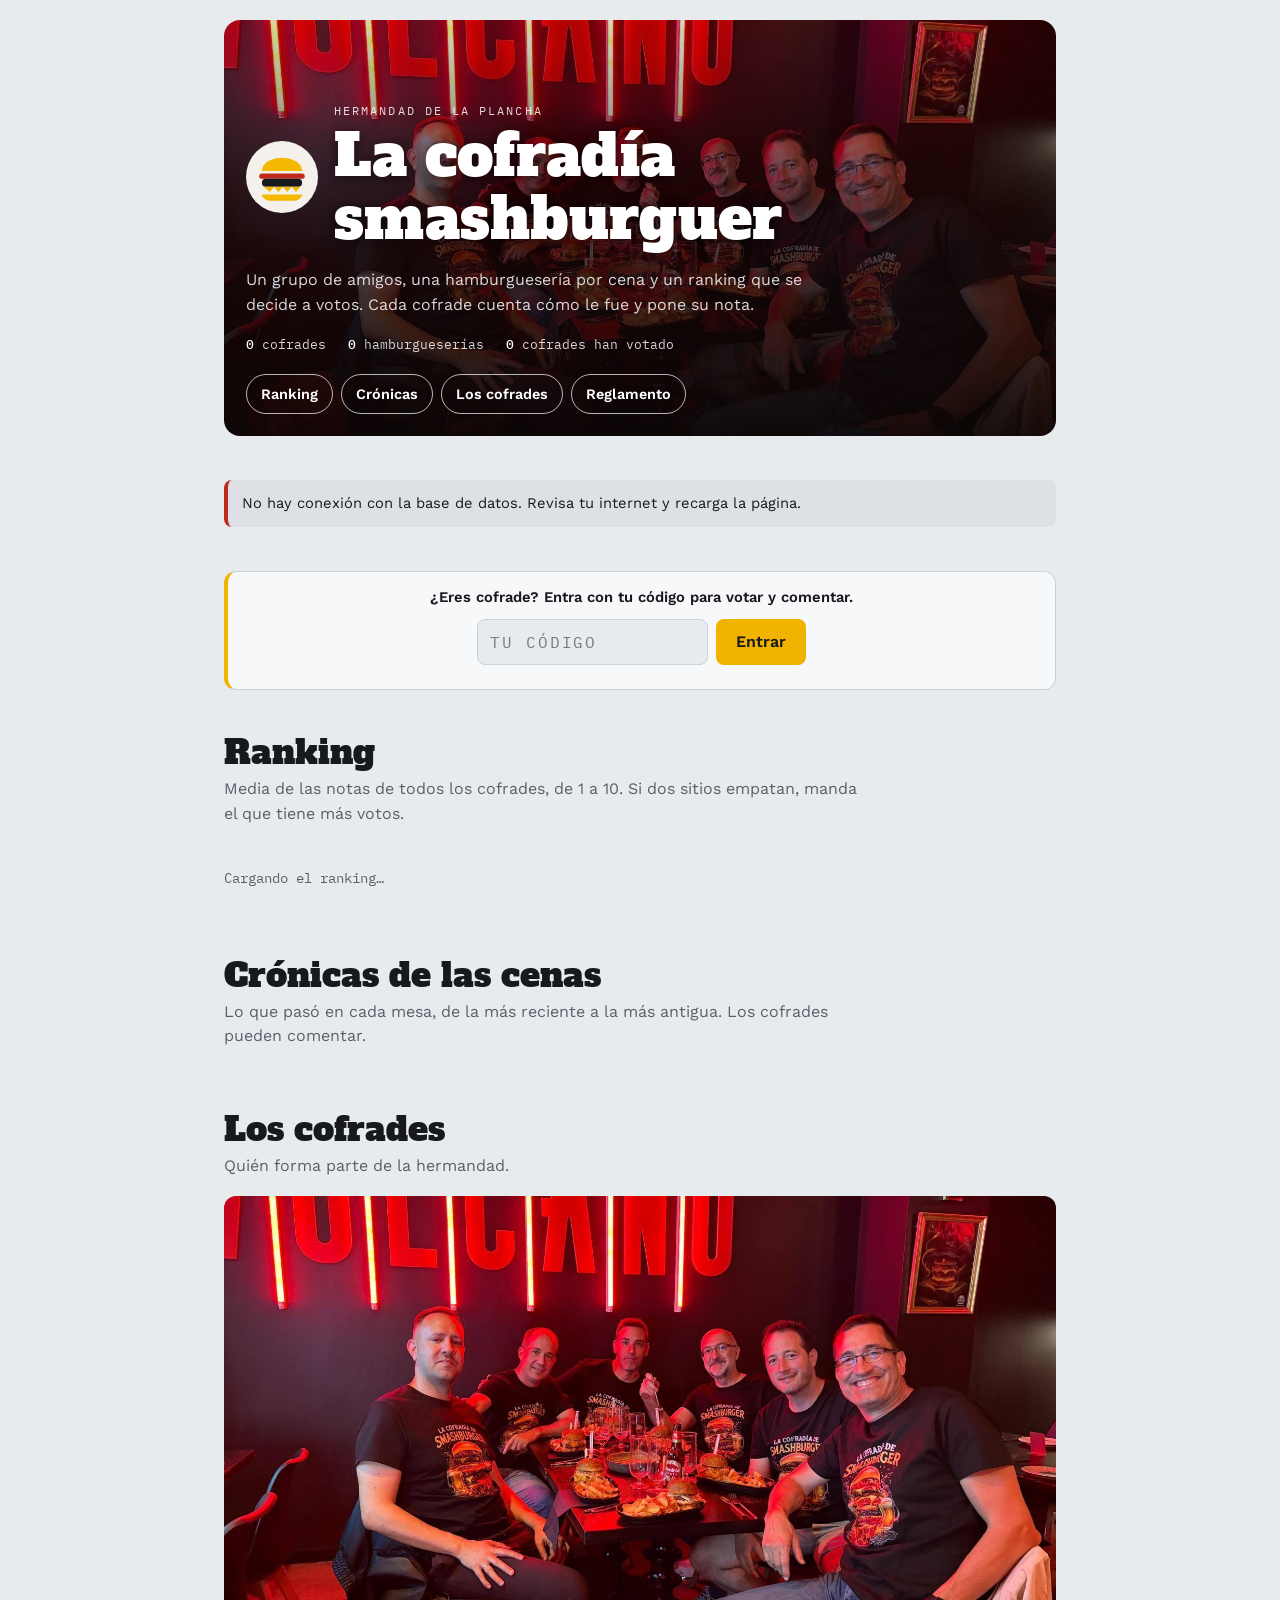
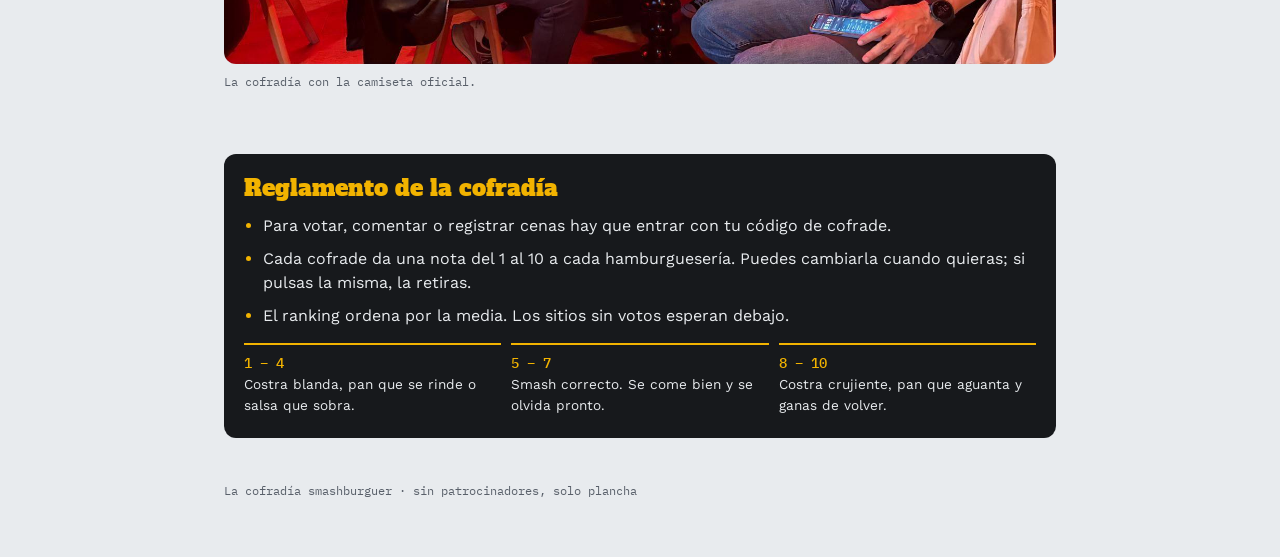
<file: index.html>
<!doctype html>
<html lang="es">
<head>
<meta charset="utf-8">
<meta name="viewport" content="width=device-width, initial-scale=1, viewport-fit=cover">
<title>La cofradía smashburguer</title>
<meta name="description" content="Ranking de hamburgueserías votado por los amigos de la cofradía, con las crónicas de cada cena.">
<link rel="preconnect" href="https://fonts.googleapis.com">
<link rel="preconnect" href="https://fonts.gstatic.com" crossorigin>
<link rel="stylesheet" href="https://fonts.googleapis.com/css2?family=Alfa+Slab+One&family=IBM+Plex+Mono:wght@400;500&family=Work+Sans:wght@400;500;600&display=swap">
<link rel="stylesheet" href="style.css">
</head>
<body>
<div class="wrap">
  <header class="hero">
    <div class="brand">
      <svg class="mark" viewBox="0 0 64 64" role="img" aria-label="Smashburguer apilada">
        <path d="M9 25a23 15 0 0 1 46 0z" style="fill:var(--accent)"/>
        <rect x="6" y="28" width="52" height="6" rx="3" style="fill:var(--hot)"/>
        <rect x="9" y="34" width="46" height="9" rx="4.5" style="fill:var(--ink)"/>
        <path d="M11 43h42l-5 6-5-6-5 6-5-6-5 6-5-6-5 6z" style="fill:var(--accent)"/>
        <path d="M9 52h46a0 0 0 0 1 0 0 8 8 0 0 1-8 7H17a8 8 0 0 1-8-7z" style="fill:var(--accent)"/>
      </svg>
      <h1><small>Hermandad de la plancha</small>La cofradía smashburguer</h1>
    </div>
    <p class="lede">Un grupo de amigos, una hamburguesería por cena y un ranking que se decide a votos. Cada cofrade cuenta cómo le fue y pone su nota.</p>
    <div class="stats" id="stats" aria-live="polite"></div>
    <nav class="jump" aria-label="Secciones">
      <a href="#ranking">Ranking</a>
      <a href="#cronicas">Crónicas</a>
      <a href="#cofrades">Los cofrades</a>
      <a href="#nueva" class="primary" id="navNueva" hidden>Registrar una cena</a>
      <a href="#reglamento">Reglamento</a>
    </nav>
  </header>

  <div class="banner" id="banner" hidden></div>

  <section class="session" id="session" aria-label="Tu sesión"></section>

  <section id="ranking" aria-labelledby="h-ranking">
    <div class="sec-head">
      <h2 id="h-ranking">Ranking</h2>
      <p>Media de las notas de todos los cofrades, de 1 a 10. Si dos sitios empatan, manda el que tiene más votos.</p>
    </div>
    <div id="rankingList"><p class="loading">Cargando el ranking…</p></div>
  </section>

  <section id="cronicas" aria-labelledby="h-cronicas">
    <div class="sec-head">
      <h2 id="h-cronicas">Crónicas de las cenas</h2>
      <p>Lo que pasó en cada mesa, de la más reciente a la más antigua. Los cofrades pueden comentar.</p>
    </div>
    <div id="cronicasList"></div>
  </section>

  <section id="cofrades" aria-labelledby="h-cofrades">
    <div class="sec-head">
      <h2 id="h-cofrades">Los cofrades</h2>
      <p>Quién forma parte de la hermandad.</p>
    </div>
    <figure class="group">
      <img src="cofradia.jpg" alt="Seis amigos de la cofradía sentados a una mesa con la camiseta oficial, con hamburguesas y patatas delante" loading="lazy">
      <figcaption>La cofradía con la camiseta oficial.</figcaption>
    </figure>
    <div id="codeBox" hidden></div>
    <div id="rosterList"></div>
    <form class="card" id="formCofrade" autocomplete="off" hidden>
      <div class="field full"><p class="label" id="cf-title">Nuevo cofrade</p></div>
      <div class="field full cf-photo">
        <div class="cf-avatar" id="cf-avatar" aria-hidden="true"><span>?</span></div>
        <div class="cf-photo-ctl">
          <label for="cf-foto">Foto</label>
          <input id="cf-foto" type="file" accept="image/*">
          <button class="linkbtn" type="button" id="cf-quitar" hidden>Quitar foto</button>
        </div>
      </div>
      <div class="field full">
        <label for="cf-nombre">Nombre de cofrade</label>
        <input id="cf-nombre" name="cfnombre" maxlength="40" required placeholder="Cómo le llaman en la mesa">
      </div>
      <div class="field full">
        <label for="cf-desc">Descripción</label>
        <textarea id="cf-desc" name="cfdesc" maxlength="200" style="min-height: 90px" placeholder="Una frase corta: su hamburguesa ideal, su manía, su lema…"></textarea>
      </div>
      <div class="form-foot">
        <button class="btn" type="submit" id="cf-enviar">Añadir cofrade</button>
        <button class="linkbtn" type="button" id="cf-cancel" hidden>Cancelar edición</button>
      </div>
    </form>
  </section>

  <section id="nueva" aria-labelledby="h-nueva" hidden>
    <div class="sec-head">
      <h2 id="h-nueva">Registrar una cena</h2>
      <p id="nueva-sub">Añade la hamburguesería y cuenta cómo fue. Después podréis votarla todos.</p>
    </div>
    <form class="card" id="formCena" autocomplete="off">
      <div class="field full">
        <label for="f-nombre">Hamburguesería</label>
        <input id="f-nombre" name="nombre" maxlength="80" required placeholder="Nombre del sitio">
      </div>
      <div class="field">
        <label for="f-zona">Barrio o ciudad</label>
        <input id="f-zona" name="zona" maxlength="80" placeholder="Dónde está">
      </div>
      <div class="field">
        <label for="f-fecha">Fecha de la cena</label>
        <input id="f-fecha" name="fecha" type="date" required>
      </div>
      <div class="field">
        <label for="f-precio">Precio por cabeza (€)</label>
        <input id="f-precio" name="precio" type="number" min="0" max="500" step="0.5" inputmode="decimal" placeholder="Opcional">
      </div>
      <div class="field full">
        <label for="f-cronica">Crónica</label>
        <textarea id="f-cronica" name="cronica" maxlength="3000" placeholder="La costra, el pan, la salsa, el servicio, la sobremesa…"></textarea>
      </div>
      <div class="field full" id="fotosField">
        <label for="f-fotos">Fotos (hasta 6)</label>
        <input id="f-fotos" type="file" accept="image/*" multiple>
        <div class="previews" id="previews"></div>
        <p class="hint">Se reducen solas antes de subirlas.</p>
      </div>
      <div class="form-foot">
        <button class="btn" type="submit" id="f-enviar">Guardar cena</button>
        <button class="linkbtn" type="button" id="f-cancel" hidden>Cancelar edición</button>
        <span id="status" role="status"></span>
      </div>
    </form>
  </section>

  <section id="reglamento" class="rules" aria-labelledby="h-reglamento">
    <h2 id="h-reglamento">Reglamento de la cofradía</h2>
    <ul>
      <li>Para votar, comentar o registrar cenas hay que entrar con tu código de cofrade.</li>
      <li>Cada cofrade da una nota del 1 al 10 a cada hamburguesería. Puedes cambiarla cuando quieras; si pulsas la misma, la retiras.</li>
      <li>El ranking ordena por la media. Los sitios sin votos esperan debajo.</li>
    </ul>
    <div class="scale">
      <div><b>1 – 4</b>Costra blanda, pan que se rinde o salsa que sobra.</div>
      <div><b>5 – 7</b>Smash correcto. Se come bien y se olvida pronto.</div>
      <div><b>8 – 10</b>Costra crujiente, pan que aguanta y ganas de volver.</div>
    </div>
  </section>

  <footer>La cofradía smashburguer · sin patrocinadores, solo plancha</footer>
</div>

<input type="file" id="sharedFile" accept="image/*" multiple hidden>
<div id="lb" role="dialog" aria-modal="true" aria-label="Foto ampliada" hidden>
  <img id="lbImg" alt="">
  <p id="lbCap"></p>
  <div class="lb-bar">
    <button type="button" id="lbClose">Cerrar</button>
    <button type="button" id="lbDel" hidden>Borrar foto</button>
  </div>
</div>
<div id="toast" role="status" hidden></div>

<script src="config.js"></script>
<script src="app.js"></script>
</body>
</html>
</file>
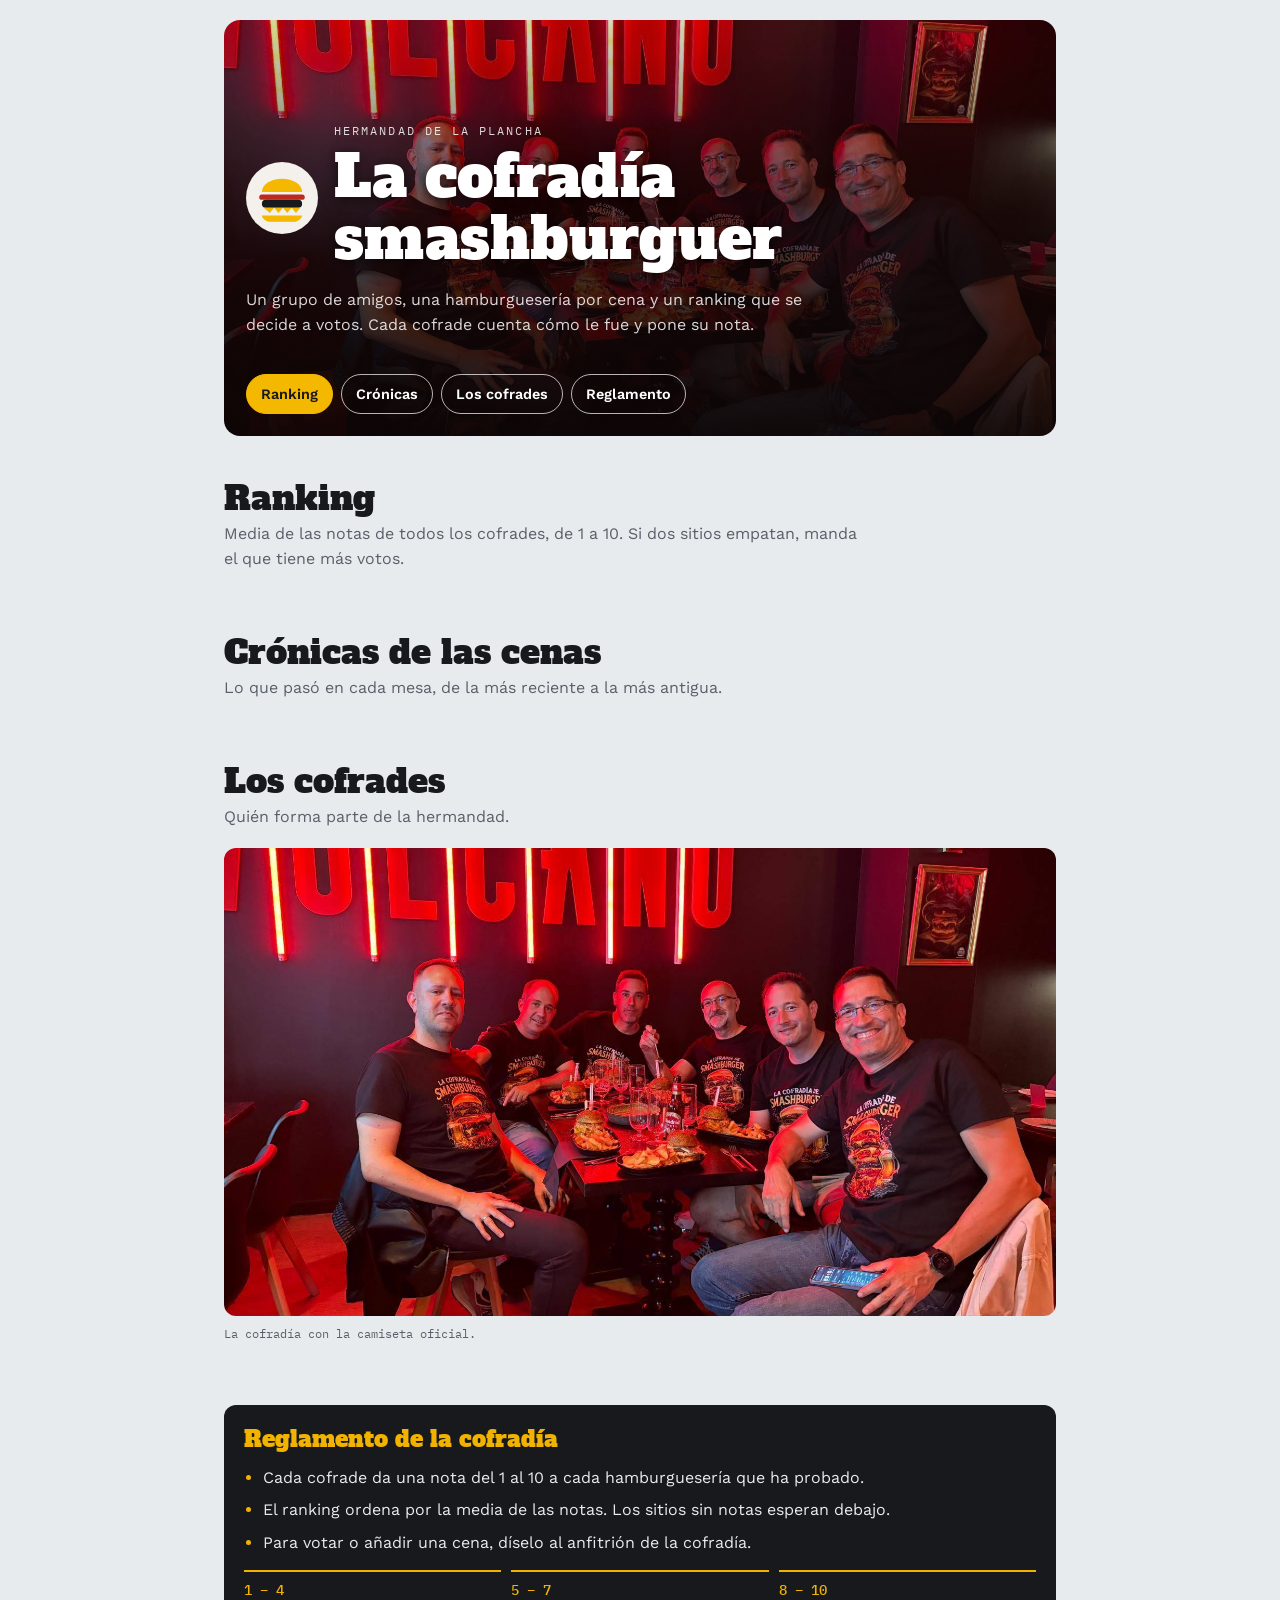
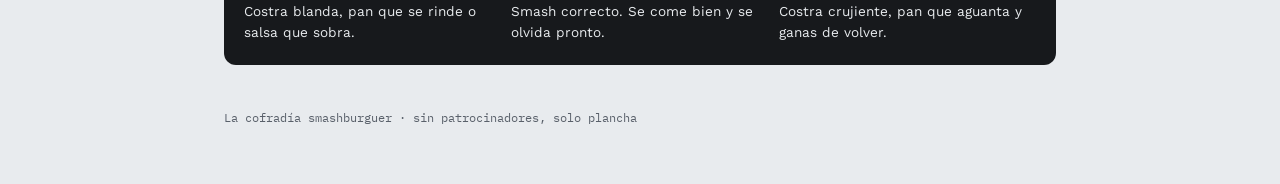
<file: index-2.html>
<!doctype html>
<html lang="es">
<head>
<meta charset="utf-8">
<meta name="viewport" content="width=device-width, initial-scale=1, viewport-fit=cover">
<title>La cofradía smashburguer</title>
<meta name="description" content="Ranking de hamburgueserías votado por los amigos de la cofradía, con las crónicas de cada cena.">
<link rel="preconnect" href="https://fonts.googleapis.com">
<link rel="preconnect" href="https://fonts.gstatic.com" crossorigin>
<link rel="stylesheet" href="https://fonts.googleapis.com/css2?family=Alfa+Slab+One&family=IBM+Plex+Mono:wght@400;500&family=Work+Sans:wght@400;500;600&display=swap">
<link rel="stylesheet" href="style.css">
</head>
<body>

<div class="wrap">
  <header class="hero">
    <div class="brand">
      <svg class="mark" viewBox="0 0 64 64" role="img" aria-label="Smashburguer apilada">
        <path d="M9 25a23 15 0 0 1 46 0z" style="fill:var(--accent)"/>
        <rect x="6" y="28" width="52" height="6" rx="3" style="fill:var(--hot)"/>
        <rect x="9" y="34" width="46" height="9" rx="4.5" style="fill:var(--ink)"/>
        <path d="M11 43h42l-5 6-5-6-5 6-5-6-5 6-5-6-5 6z" style="fill:var(--accent)"/>
        <path d="M9 52h46a0 0 0 0 1 0 0 8 8 0 0 1-8 7H17a8 8 0 0 1-8-7z" style="fill:var(--accent)"/>
      </svg>
      <h1><small>Hermandad de la plancha</small>La cofradía smashburguer</h1>
    </div>
    <p class="lede">Un grupo de amigos, una hamburguesería por cena y un ranking que se decide a votos. Cada cofrade cuenta cómo le fue y pone su nota.</p>
    <div class="stats" id="stats"></div>
    <nav class="jump" aria-label="Secciones">
      <a href="#ranking" class="primary">Ranking</a>
      <a href="#cronicas">Crónicas</a>
      <a href="#cofrades">Los cofrades</a>
      <a href="#reglamento">Reglamento</a>
    </nav>
  </header>

  <section id="ranking" aria-labelledby="h-ranking">
    <div class="sec-head">
      <h2 id="h-ranking">Ranking</h2>
      <p>Media de las notas de todos los cofrades, de 1 a 10. Si dos sitios empatan, manda el que tiene más votos.</p>
    </div>
    <div id="rankingList"></div>
  </section>

  <section id="cronicas" aria-labelledby="h-cronicas">
    <div class="sec-head">
      <h2 id="h-cronicas">Crónicas de las cenas</h2>
      <p>Lo que pasó en cada mesa, de la más reciente a la más antigua.</p>
    </div>
    <div id="cronicasList"></div>
  </section>

  <section id="cofrades" aria-labelledby="h-cofrades">
    <div class="sec-head">
      <h2 id="h-cofrades">Los cofrades</h2>
      <p>Quién forma parte de la hermandad.</p>
    </div>
    <figure class="group">
      <img src="cofradia.jpg" alt="Seis amigos de la cofradía sentados a una mesa con la camiseta oficial, con hamburguesas y patatas delante" loading="lazy">
      <figcaption>La cofradía con la camiseta oficial.</figcaption>
    </figure>
    <div id="rosterList"></div>
  </section>

  <section id="reglamento" class="rules" aria-labelledby="h-reglamento">
    <h2 id="h-reglamento">Reglamento de la cofradía</h2>
    <ul>
      <li>Cada cofrade da una nota del 1 al 10 a cada hamburguesería que ha probado.</li>
      <li>El ranking ordena por la media de las notas. Los sitios sin notas esperan debajo.</li>
      <li>Para votar o añadir una cena, díselo al anfitrión de la cofradía.</li>
    </ul>
    <div class="scale">
      <div><b>1 – 4</b>Costra blanda, pan que se rinde o salsa que sobra.</div>
      <div><b>5 – 7</b>Smash correcto. Se come bien y se olvida pronto.</div>
      <div><b>8 – 10</b>Costra crujiente, pan que aguanta y ganas de volver.</div>
    </div>
  </section>

  <footer>La cofradía smashburguer · sin patrocinadores, solo plancha</footer>
</div>

<div id="lb" role="dialog" aria-modal="true" aria-label="Foto ampliada" hidden>
  <img id="lbImg" alt="">
  <p id="lbCap"></p>
  <div class="lb-bar"><button type="button" id="lbClose">Cerrar</button></div>
</div>

<script src="data.js"></script>
<script src="app.js"></script>
</body>
</html>
</file>
<file: style.css>
body { margin: 0; }
img { max-width: 100%; }

/* Concepto: hermandad de plancha. Ranking primero (es lo que importa), luego las crónicas como tickets de cocina, luego los formularios. */
:root {
  --bg: #E8EBEE;
  --surface: #F7F8F9;
  --sunken: #DDE1E6;
  --ink: #17191C;
  --muted: #59606A;
  --line: #CBD1D8;
  --accent: #F2B300;
  --on-accent: #17191C;
  --hot: #BF2A1F;
  --focus: #1D5FD1;
  --display: "Alfa Slab One", Georgia, "Times New Roman", serif;
  --body: "Work Sans", system-ui, -apple-system, "Segoe UI", sans-serif;
  --mono: "IBM Plex Mono", ui-monospace, "SFMono-Regular", Menlo, monospace;
}
@media (prefers-color-scheme: dark) {
  :root:not([data-theme="light"]) {
    --bg: #131416; --surface: #1C1E22; --sunken: #101113; --ink: #EEF0F2; --muted: #9AA1AB;
    --line: #2E3238; --accent: #F5B800; --on-accent: #17191C; --hot: #FF6A57; --focus: #7FB0FF;
    color-scheme: dark;
  }
}
:root[data-theme="dark"] {
  --bg: #131416; --surface: #1C1E22; --sunken: #101113; --ink: #EEF0F2; --muted: #9AA1AB;
  --line: #2E3238; --accent: #F5B800; --on-accent: #17191C; --hot: #FF6A57; --focus: #7FB0FF;
  color-scheme: dark;
}
* { box-sizing: border-box; }
html { scroll-behavior: smooth; }
body {
  background: var(--bg); color: var(--ink);
  font-family: var(--body); font-size: 16px; line-height: 1.55;
  padding-block: 20px 56px;
  padding-left: max(16px, env(safe-area-inset-left, 0px));
  padding-right: max(16px, env(safe-area-inset-right, 0px));
}
.wrap { max-width: 52rem; margin: 0 auto; display: flex; flex-direction: column; gap: 44px; }
h1, h2, h3 { font-family: var(--display); font-weight: 400; margin: 0; text-wrap: balance; line-height: 1.08; }
p { margin: 0; }
a { color: inherit; }
:focus-visible { outline: 3px solid var(--focus); outline-offset: 2px; }
.label { font-family: var(--mono); font-size: 0.72rem; letter-spacing: 0.12em; text-transform: uppercase; color: var(--muted); }

/* Cabecera */
[hidden] { display: none !important; }
.hero { display: flex; flex-direction: column; justify-content: flex-end; gap: 18px; min-height: 26rem; padding: 26px 22px 22px; border-radius: 16px; overflow: hidden; color: #fff;
  background: linear-gradient(to top, rgba(12, 6, 6, 0.95) 0%, rgba(12, 6, 6, 0.74) 40%, rgba(12, 6, 6, 0.15) 100%), #1a0b0b url("cofradia.jpg") 50% 28% / cover no-repeat; }
.hero h1 { text-shadow: 0 2px 14px rgba(0, 0, 0, 0.6); }
.hero .brand h1 small, .hero .lede { color: rgba(255, 255, 255, 0.84); text-shadow: none; }
.hero .stats { color: rgba(255, 255, 255, 0.84); }
.hero .stats b { color: #fff; }
.hero nav.jump a { border-color: rgba(255, 255, 255, 0.7); }
.hero nav.jump a:hover { background: #fff; color: #17191C; }
.hero nav.jump a.primary { background: #F5B800; color: #17191C; border-color: #F5B800; }
.hero .mark { --ink: #17191C; --accent: #F5B800; --hot: #BF2A1F; background: #F4F1EC; border-radius: 50%; padding: 8px; width: 72px; height: 72px; }
figure.group { margin: 0; display: flex; flex-direction: column; gap: 8px; }
figure.group img { width: 100%; max-width: 100%; aspect-ratio: 16 / 9; object-fit: cover; border-radius: 12px; display: block; background: var(--sunken); }
figure.group figcaption { font-family: var(--mono); font-size: 0.78rem; color: var(--muted); }
.brand { display: flex; align-items: center; gap: 16px; }
.mark { width: 64px; height: 64px; flex: none; }
.brand h1 { font-size: clamp(2rem, 8.5vw, 3.6rem); letter-spacing: 0.005em; }
.brand h1 small { display: block; font-family: var(--mono); font-size: 0.72rem; letter-spacing: 0.18em; text-transform: uppercase; color: var(--muted); margin-bottom: 8px; }
.lede { max-width: 38rem; color: var(--muted); }
.stats { display: flex; flex-wrap: wrap; gap: 8px 22px; font-family: var(--mono); font-size: 0.82rem; }
.stats b { font-weight: 500; color: var(--ink); }
nav.jump { display: flex; flex-wrap: wrap; gap: 8px; }
nav.jump a { text-decoration: none; font-weight: 600; font-size: 0.9rem; padding: 8px 14px; border: 1.5px solid var(--ink); border-radius: 999px; }
nav.jump a:hover { background: var(--ink); color: var(--bg); }
nav.jump a.primary { background: var(--accent); color: var(--on-accent); border-color: var(--accent); }

.banner { padding: 12px 14px; border-radius: 8px; background: var(--sunken); border-left: 4px solid var(--hot); font-size: 0.92rem; }
.banner[hidden] { display: none; }

/* Secciones */
section { display: flex; flex-direction: column; gap: 18px; min-width: 0; }
.sec-head { display: flex; flex-direction: column; gap: 6px; }
.sec-head h2 { font-size: clamp(1.5rem, 5vw, 2.1rem); }
.sec-head p { color: var(--muted); max-width: 40rem; }

.empty { padding: 26px 20px; border: 2px dashed var(--line); border-radius: 12px; color: var(--muted); }
.empty b { color: var(--ink); display: block; font-family: var(--display); font-weight: 400; font-size: 1.15rem; margin-bottom: 4px; }

/* Ranking */
ol.ranking { list-style: none; margin: 0; padding: 0; display: flex; flex-direction: column; gap: 14px; }
.rank-item { background: var(--surface); border: 1px solid var(--line); border-radius: 12px; padding: 16px; display: grid; grid-template-columns: 2.6rem minmax(0, 1fr) auto; gap: 4px 14px; align-items: start; }
.rank-item.top1 { border: 2px solid var(--accent); }
.pos { font-family: var(--display); font-size: 2rem; line-height: 1; color: var(--muted); padding-top: 2px; }
.top1 .pos { color: var(--ink); background: var(--accent); width: 2.6rem; height: 2.6rem; display: grid; place-items: center; border-radius: 50%; font-size: 1.4rem; padding: 0; color: var(--on-accent); }
.rank-main { min-width: 0; }
.rank-main h3 { font-size: 1.3rem; overflow-wrap: anywhere; }
.meta { font-family: var(--mono); font-size: 0.78rem; color: var(--muted); margin-top: 4px; }
.score { text-align: right; font-variant-numeric: tabular-nums; }
.score .avg { font-family: var(--display); font-size: 2rem; line-height: 1; }
.score .avg i { font-style: normal; font-size: 0.9rem; color: var(--muted); font-family: var(--mono); }
.score .n { font-family: var(--mono); font-size: 0.72rem; color: var(--muted); display: block; margin-top: 4px; }
.bar { grid-column: 1 / -1; height: 6px; border-radius: 3px; background: var(--sunken); overflow: hidden; margin-top: 8px; }
.bar span { display: block; height: 100%; background: var(--accent); border-radius: 3px; }
.vote { grid-column: 1 / -1; display: flex; flex-direction: column; gap: 8px; margin-top: 10px; }
.vote-row { display: grid; grid-template-columns: repeat(10, minmax(0, 1fr)); gap: 5px; }
.vb { font-family: var(--mono); font-size: 0.9rem; font-weight: 500; min-height: 40px; border-radius: 8px; border: 1.5px solid var(--line); background: var(--bg); color: var(--ink); cursor: pointer; padding: 0; }
.vb:hover:not(:disabled) { border-color: var(--ink); }
.vb[aria-pressed="true"] { background: var(--accent); border-color: var(--accent); color: var(--on-accent); font-weight: 600; }
.vb:disabled { opacity: 0.5; cursor: not-allowed; }
.hint { font-size: 0.8rem; color: var(--muted); }
details.voters { grid-column: 1 / -1; margin-top: 4px; }
details.voters summary { cursor: pointer; font-size: 0.85rem; color: var(--muted); padding: 4px 0; }
.voter-list { list-style: none; margin: 8px 0 0; padding: 0; display: flex; flex-wrap: wrap; gap: 6px; }
.voter-list li { font-size: 0.85rem; background: var(--sunken); border-radius: 999px; padding: 3px 4px 3px 12px; display: flex; gap: 8px; align-items: center; }
.voter-list li b { font-family: var(--mono); font-weight: 500; background: var(--surface); border-radius: 999px; padding: 1px 8px; }
.unvoted-title { margin-top: 6px; }

/* Crónicas */
.tickets { display: flex; flex-direction: column; gap: 22px; }
.ticket { background: var(--surface); border: 1px solid var(--line); border-radius: 4px 4px 12px 12px; position: relative; padding: 0 0 16px; min-width: 0; }
.ticket::before { content: ""; display: block; height: 10px; background: radial-gradient(circle at 8px 0, var(--bg) 6px, transparent 6.5px) 0 0 / 16px 10px repeat-x; }
.ticket-head { display: flex; flex-wrap: wrap; justify-content: space-between; gap: 6px 16px; padding: 10px 18px 12px; border-bottom: 2px dashed var(--line); font-family: var(--mono); font-size: 0.78rem; color: var(--muted); }
.ticket-head b { color: var(--ink); font-weight: 500; }
.ticket-body { padding: 16px 18px 0; display: flex; flex-direction: column; gap: 12px; }
.ticket-body h3 { font-size: 1.5rem; overflow-wrap: anywhere; }
.cronica { white-space: pre-wrap; overflow-wrap: anywhere; max-width: 65ch; }
.byline { font-size: 0.85rem; color: var(--muted); }
.ticket-score { font-family: var(--mono); font-size: 0.8rem; display: flex; flex-wrap: wrap; gap: 6px 14px; }
.ticket-score b { color: var(--hot); font-weight: 500; }
.comments { margin: 4px 18px 0; padding-top: 14px; border-top: 1px solid var(--line); display: flex; flex-direction: column; gap: 10px; }
.comment { font-size: 0.92rem; overflow-wrap: anywhere; }
.comment b { font-weight: 600; }
.comment time { font-family: var(--mono); font-size: 0.72rem; color: var(--muted); margin-left: 6px; }
.comment-form { display: flex; gap: 8px; }
.comment-form input { flex: 1; min-width: 0; }
.ticket-tools { padding: 10px 18px 0; display: flex; flex-wrap: wrap; justify-content: flex-end; gap: 4px 14px; }
.gallery { display: grid; grid-template-columns: repeat(auto-fill, minmax(110px, 1fr)); gap: 8px; }
.thumb { padding: 0; border: 1px solid var(--line); border-radius: 8px; overflow: hidden; background: var(--sunken); cursor: pointer; aspect-ratio: 4 / 3; display: block; width: 100%; }
.thumb img { width: 100%; height: 100%; object-fit: cover; display: block; }
.previews { display: grid; grid-template-columns: repeat(auto-fill, minmax(96px, 1fr)); gap: 8px; }
.previews:empty { display: none; }
.preview { position: relative; aspect-ratio: 4 / 3; border-radius: 8px; overflow: hidden; background: var(--sunken); }
.preview img { width: 100%; height: 100%; object-fit: cover; display: block; }
.preview button { position: absolute; top: 4px; right: 4px; width: 30px; height: 30px; border-radius: 50%; border: none; background: var(--ink); color: var(--bg); font-size: 1.1rem; line-height: 1; cursor: pointer; }
input[type="file"] { padding: 9px 10px; }
#lb { position: fixed; inset: 0; z-index: 50; background: rgba(8, 9, 10, 0.92); display: flex; flex-direction: column; align-items: center; justify-content: center; gap: 12px;
  padding-block: calc(16px + env(safe-area-inset-top, 0px)) calc(16px + env(safe-area-inset-bottom, 0px));
  padding-left: max(16px, env(safe-area-inset-left, 0px)); padding-right: max(16px, env(safe-area-inset-right, 0px)); }
#lb img { max-width: 100%; max-height: calc(100% - 96px); object-fit: contain; border-radius: 6px; background: #000; }
#lb p { color: #EEF0F2; font-family: var(--mono); font-size: 0.85rem; text-align: center; overflow-wrap: anywhere; }
.lb-bar { display: flex; gap: 10px; flex-wrap: wrap; justify-content: center; }
.lb-bar button { font: inherit; font-weight: 600; min-height: 44px; padding: 8px 18px; border-radius: 8px; border: none; cursor: pointer; background: var(--accent); color: var(--on-accent); }
.lb-bar button#lbDel { background: #2A2D32; color: #FF8A7A; }
ul.roster { list-style: none; margin: 0 0 18px; padding: 0; display: grid; grid-template-columns: repeat(auto-fill, minmax(15rem, 1fr)); gap: 12px; }
.member { background: var(--surface); border: 1px solid var(--line); border-radius: 12px; padding: 14px; display: flex; gap: 12px; align-items: flex-start; min-width: 0; }
.member-text { min-width: 0; display: flex; flex-direction: column; gap: 4px; }
.member-text h3 { font-size: 1.1rem; overflow-wrap: anywhere; }
.member-text p { font-size: 0.9rem; color: var(--muted); overflow-wrap: anywhere; }
.avatar { width: 56px; height: 56px; flex: none; border-radius: 50%; object-fit: cover; background: var(--sunken); border: 2px solid var(--accent); }
.avatar.ph { display: grid; place-items: center; font-family: var(--display); font-size: 1.4rem; color: var(--on-accent); background: var(--accent); }
.cf-photo { display: flex; flex-direction: row; align-items: center; gap: 14px; flex-wrap: wrap; }
.cf-avatar { width: 84px; height: 84px; flex: none; border-radius: 50%; overflow: hidden; background: var(--accent); color: var(--on-accent); display: grid; place-items: center; font-family: var(--display); font-size: 2rem; border: 2px solid var(--accent); }
.cf-avatar img { width: 100%; height: 100%; object-fit: cover; display: block; }
.cf-photo-ctl { display: flex; flex-direction: column; gap: 6px; flex: 1; min-width: 12rem; }
select { font: inherit; color: var(--ink); background: var(--bg); border: 1.5px solid var(--line); border-radius: 8px; padding: 10px 12px; min-width: 0; }
.field select { width: 100%; }
.asbar { display: flex; flex-wrap: wrap; align-items: center; gap: 8px 12px; background: var(--surface); border: 1px solid var(--line); border-left: 4px solid var(--accent); border-radius: 10px; padding: 12px 14px; }
.asbar label { font-weight: 600; }
.asbar select { flex: 1; min-width: 10rem; max-width: 20rem; }
.member-tools { display: flex; flex-wrap: wrap; gap: 4px 14px; margin-top: 2px; }
#toast { position: fixed; z-index: 60; left: max(16px, env(safe-area-inset-left, 0px)); right: max(16px, env(safe-area-inset-right, 0px)); bottom: calc(16px + env(safe-area-inset-bottom, 0px));
  margin: 0 auto; max-width: 28rem; background: var(--ink); color: var(--bg); padding: 11px 16px; border-radius: 10px; font-size: 0.9rem; text-align: center; }
.linkbtn { background: none; border: none; color: var(--muted); font: inherit; font-size: 0.82rem; text-decoration: underline; cursor: pointer; padding: 4px; }
.linkbtn.danger { color: var(--hot); }

/* Formularios */
form.card { background: var(--surface); border: 1px solid var(--line); border-radius: 12px; padding: 20px; display: grid; grid-template-columns: repeat(2, minmax(0, 1fr)); gap: 16px; }
.field { display: flex; flex-direction: column; gap: 6px; min-width: 0; }
.field.full { grid-column: 1 / -1; }
.field label { font-weight: 600; font-size: 0.9rem; }
input, textarea { font: inherit; color: var(--ink); background: var(--bg); border: 1.5px solid var(--line); border-radius: 8px; padding: 10px 12px; width: 100%; min-width: 0; }
textarea { min-height: 130px; resize: vertical; }
input::placeholder, textarea::placeholder { color: var(--muted); opacity: 0.8; }
.btn { font: inherit; font-weight: 600; background: var(--accent); color: var(--on-accent); border: none; border-radius: 8px; padding: 11px 20px; cursor: pointer; min-height: 44px; }
.btn:hover:not(:disabled) { filter: brightness(0.95); }
.btn:disabled { opacity: 0.5; cursor: not-allowed; }
.btn.ghost { background: var(--sunken); color: var(--ink); }
.form-foot { grid-column: 1 / -1; display: flex; flex-wrap: wrap; align-items: center; gap: 12px; }
#status { font-size: 0.88rem; color: var(--muted); min-height: 1.4em; }

/* Reglamento */
.rules { background: var(--ink); color: var(--bg); border-radius: 12px; padding: 22px 20px; display: flex; flex-direction: column; gap: 14px; }
.rules h2 { font-size: 1.4rem; color: var(--accent); }
.rules ul { margin: 0; padding-left: 1.2rem; display: flex; flex-direction: column; gap: 8px; }
.rules li::marker { color: var(--accent); }
.scale { display: grid; grid-template-columns: repeat(3, minmax(0, 1fr)); gap: 10px; font-size: 0.85rem; }
.scale div { border-top: 2px solid var(--accent); padding-top: 8px; }
.scale b { font-family: var(--mono); font-weight: 500; display: block; color: var(--accent); }

footer { font-family: var(--mono); font-size: 0.75rem; color: var(--muted); }

@media (max-width: 560px) {
  .hero { min-height: 0; padding-top: 47vw;
    background: linear-gradient(to bottom, rgba(20, 8, 8, 0) 0, rgba(20, 8, 8, 0) 30vw, #140808 53vw), #140808 url("cofradia.jpg") 50% 0 / 100% auto no-repeat; }
  .vote-row { grid-template-columns: repeat(5, minmax(0, 1fr)); }
  form.card { grid-template-columns: minmax(0, 1fr); }
  .scale { grid-template-columns: minmax(0, 1fr); }
  .rank-item { padding: 14px; gap: 4px 12px; }
}
@media (prefers-reduced-motion: reduce) { html { scroll-behavior: auto; } }

.score-chips { grid-column: 1 / -1; }
.empty-pub { padding: 26px 20px; border: 2px dashed var(--line); border-radius: 12px; color: var(--muted); }
.empty-pub b { color: var(--ink); display: block; font-family: var(--display); font-weight: 400; font-size: 1.15rem; margin-bottom: 4px; }

/* ---- Ajustes de la versión con base de datos ---- */
/* Título: la palabra más larga ("smashburguer") ocupa unos 8 em en Alfa Slab One; el tamaño sale del ancho disponible. */
.brand h1 { font-size: clamp(1.5rem, calc((100vw - 76px) / 8.4), 3.6rem); overflow-wrap: anywhere; min-width: 0; }
@media (max-width: 699px) { .brand { flex-direction: column; align-items: flex-start; gap: 12px; } }
.session { background: var(--surface); border: 1px solid var(--line); border-left: 4px solid var(--accent); border-radius: 12px; padding: 14px 16px; display: flex; flex-wrap: wrap; align-items: center; gap: 10px 14px; }
.session form { display: flex; flex-wrap: wrap; gap: 8px; flex: 1; min-width: 14rem; }
.session input { flex: 1; min-width: 8rem; text-transform: uppercase; letter-spacing: 0.12em; font-family: var(--mono); }
.session p { font-size: 0.92rem; }
.session .who { font-weight: 600; }
.badge { font-family: var(--mono); font-size: 0.7rem; letter-spacing: 0.1em; text-transform: uppercase; background: var(--accent); color: var(--on-accent); border-radius: 999px; padding: 2px 8px; margin-left: 6px; }
.codebox { background: var(--ink); color: var(--bg); border-radius: 12px; padding: 16px 18px; display: flex; flex-direction: column; gap: 10px; }
.codebox .label { color: var(--accent); }
.codebox .code { font-family: var(--mono); font-size: 2rem; letter-spacing: 0.2em; color: var(--accent); overflow-wrap: anywhere; }
.codebox p { font-size: 0.88rem; opacity: 0.85; }
.codebox .row { display: flex; flex-wrap: wrap; gap: 8px; }
.codebox .btn { background: var(--accent); color: var(--on-accent); text-decoration: none; display: inline-flex; align-items: center; }
.codebox .btn.ghost { background: transparent; color: var(--bg); border: 1.5px solid var(--bg); }
.comments .comment-del { margin-left: 8px; }
.comments:empty { display: none; }
.hint.err { color: var(--hot); }
.loading { padding: 24px 0; color: var(--muted); font-family: var(--mono); font-size: 0.85rem; }
.setup-note { background: var(--sunken); border-radius: 10px; padding: 14px 16px; font-size: 0.92rem; }
.setup-note code { font-family: var(--mono); font-size: 0.85rem; background: var(--surface); padding: 1px 6px; border-radius: 4px; }
</file>
